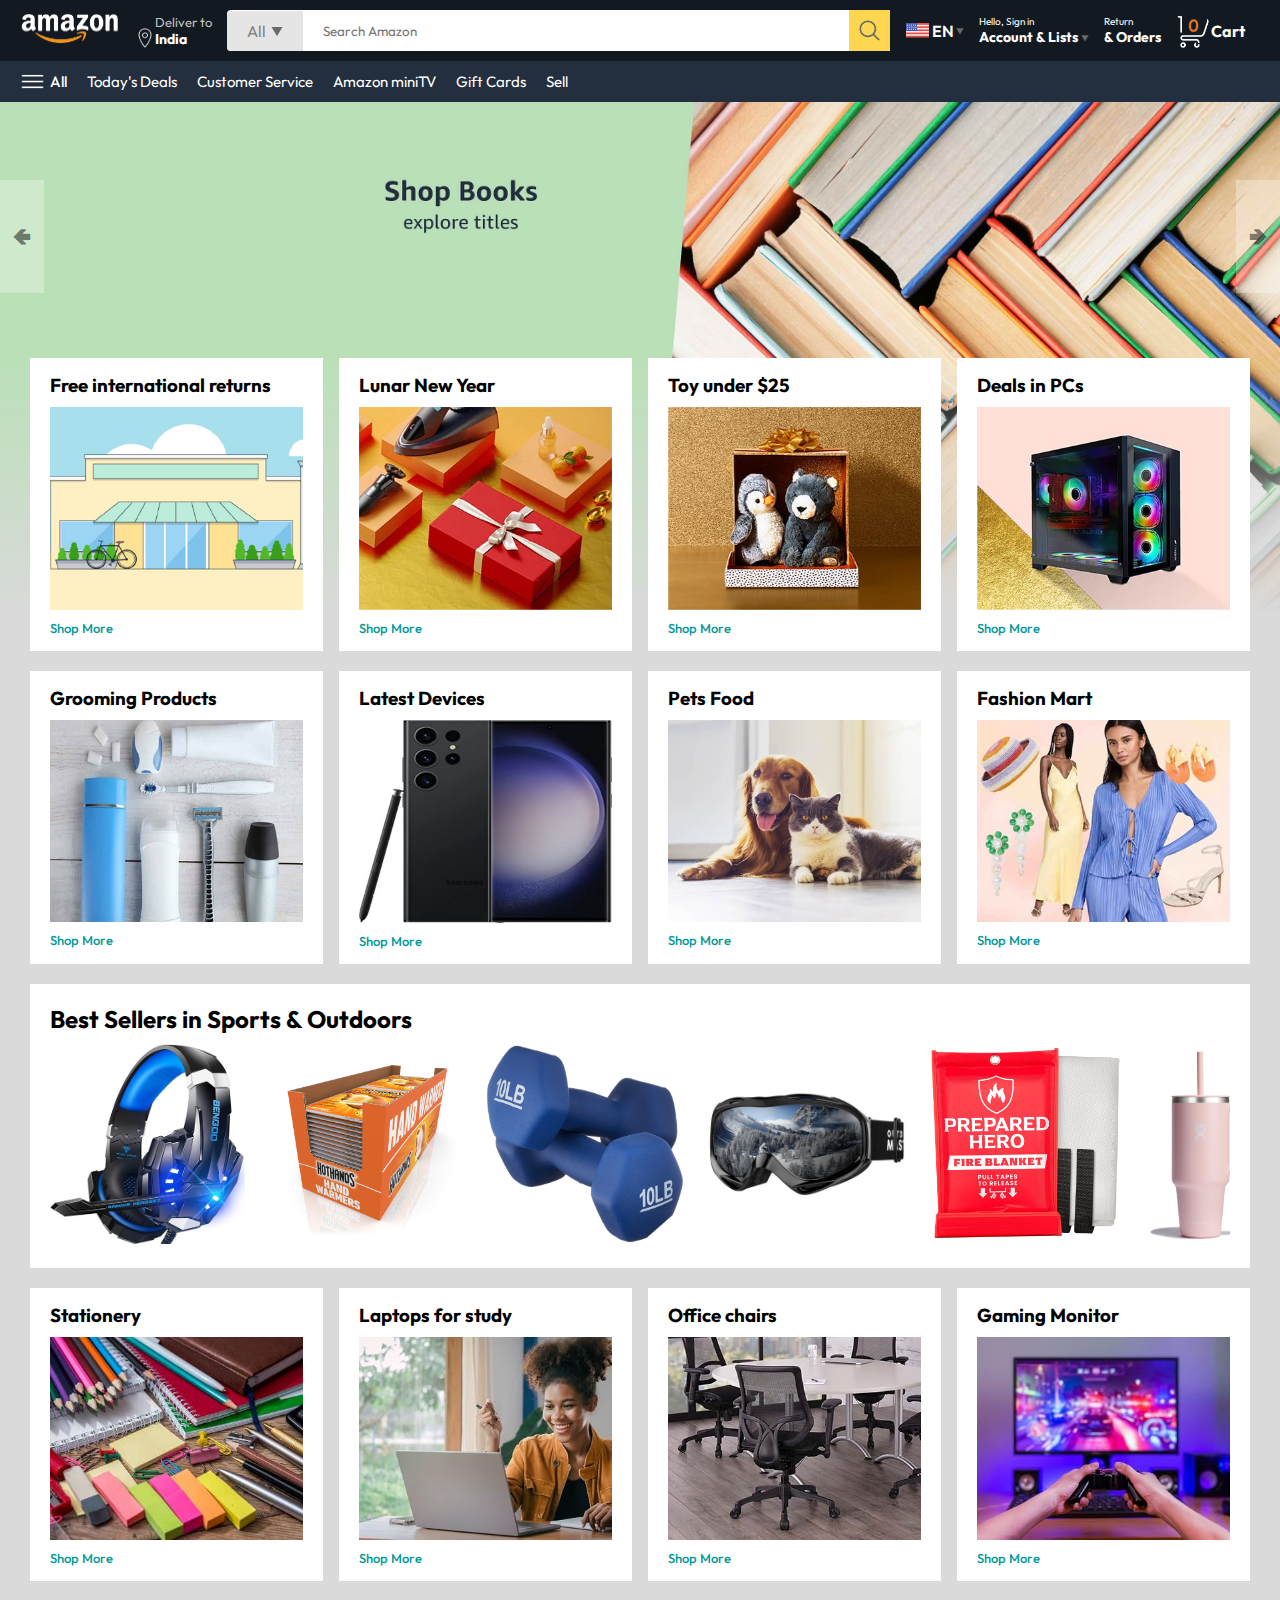
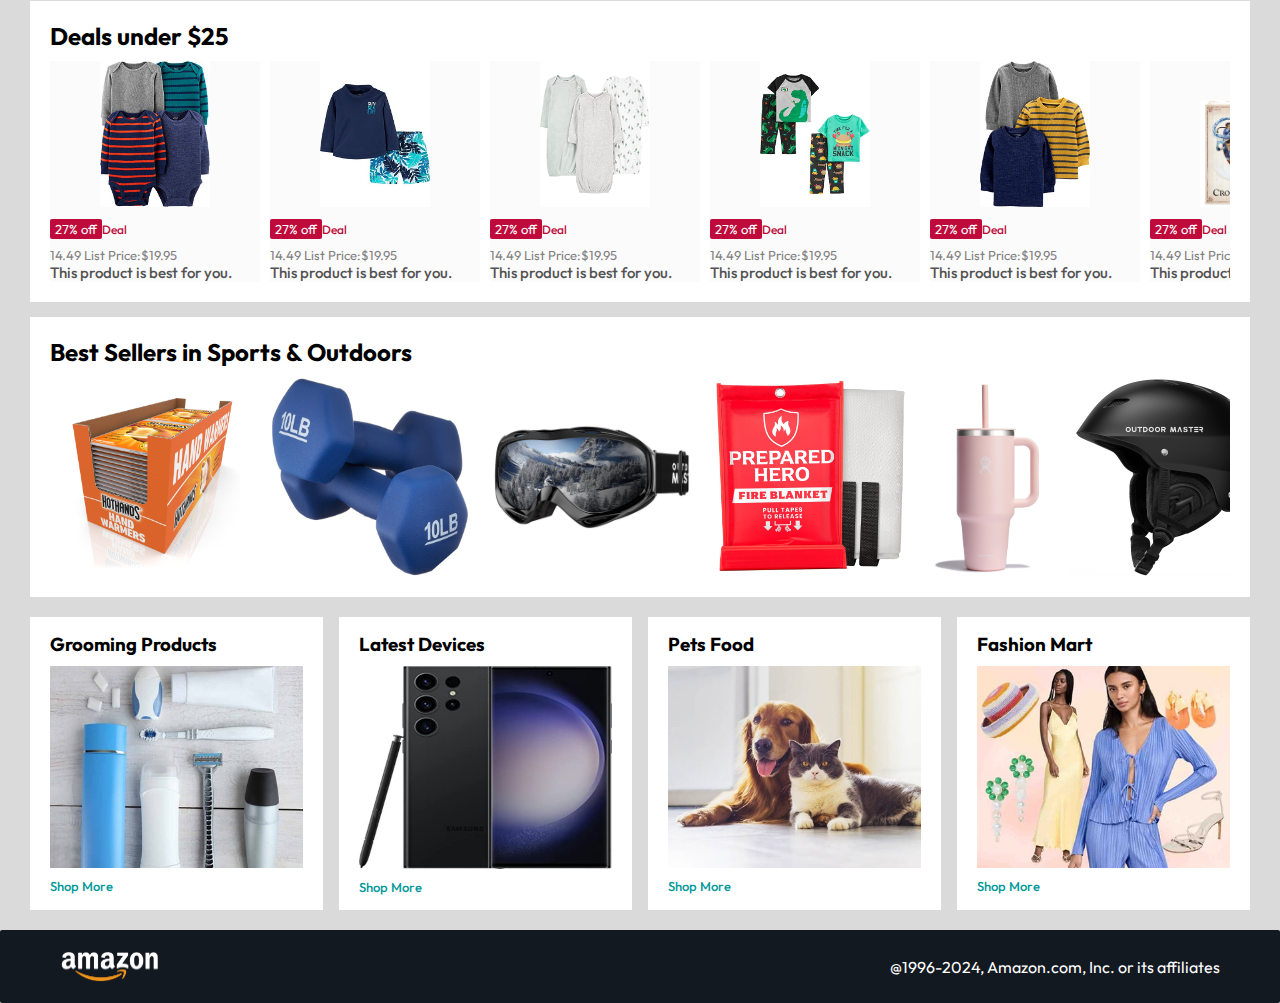
<file: Amazon/index.html>
<!DOCTYPE html>
<html lang="en">

<head>
    <meta charset="UTF-8">
    <meta name="viewport" content="width=device-width, initial-scale=1.0">
    <title>Amazon Clone</title>
    <link rel="stylesheet" href="index.css">
</head>

<body>
    <!-- Navigation Bar -->
    <nav>
        <a href="/"><img src="./asset/amazon_logo.png" width="100" alt=""></a>
        <div class="nav-country">
            <img src="asset\location_icon.png" height="20" alt="">
            <div>
                <p>Deliver to</p>
                <h1>India</h1>
            </div>
        </div>
        <div class="nav-search">
            <div class="nav-search-category">
                <p>All</p>
                <img src="asset\dropdown_icon.png" height="12" alt="">
            </div>
            <input type="text" class="nav-search-input" placeholder="Search Amazon">
            <img src="asset\search_icon.png" class="nav-search-icon" alt="">
        </div>
        <div class="nav-language">
            <img src="asset\us_flag.png" width="25px">
            <p>EN</p>
            <img src="asset\dropdown_icon.png" width="8px" alt="">
        </div>
        <div class="nav-text">
            <p><a href="./sign_in.html">Hello, Sign in</a></p>
            <h1>Account & Lists <img src="asset\dropdown_icon.png" width="8px" alt=""></h1>
        </div>
        <div class="nav-text">
            <p>Return</p>
            <h1>& Orders</h1>
        </div>
        <a href="/sign_in.html" class="mobile-user-icon" style="display: none;"><img src="asset\user.png" alt=""></a>
        <a href="./cart.html" class="nav-cart">
            <img src="./asset/cart_icon.png" width="35px" alt="">
            <h4>Cart</h4>
        </a>
    </nav>
    <!-- Navigation Bottom -->
    <div class="nav-bottom">
        <div><img src="asset\menu_icon.png" width="25px" alt="">
            <p>All</p>
        </div>
        <p>Today's Deals</p>
        <p>Customer Service</p>
        <p>Amazon miniTV</p>
        <p>Gift Cards</p>
        <p>Sell</p>
    </div>
    <!-- Header slider to slide the images -->
    <div class="header-slider">
        <a href="#" class="control_prev">&#129144</a>
        <a href="#" class="control_next">&#129146</a>
        <ul>
            <img src="asset\header1.jpg" class="header-img" alt="">
            <img src="asset\header2.jpg" class="header-img" alt="">
            <img src="asset\header3.jpg" class="header-img" alt="">
            <img src="asset\header4.jpg" class="header-img" alt="">
            <img src="asset\header5.jpg" class="header-img" alt="">
            <img src="asset\header6.jpg" class="header-img" alt="">
        </ul>
    </div>
    <!-- 4 product part 1 -->
    <div class="box-row header-box">
        <div class="box-col">
            <h3>Free international returns</h3>
            <img src="asset\box1-1.jpg" alt="">
            <a href="/">Shop More</a>
        </div>
        <div class="box-col">
            <h3>Lunar New Year</h3>
            <img src="asset\box1-2.jpg" alt="">
            <a href="/">Shop More</a>
        </div>
        <div class="box-col">
            <h3>Toy under $25</h3>
            <img src="asset\box1-3.jpg" alt="">
            <a href="/">Shop More</a>
        </div>
        <div class="box-col">
            <h3>Deals in PCs</h3>
            <img src="asset\box1-4.jpg" alt="">
            <a href="/">Shop More</a>
        </div>
    </div>
    <!-- 4 product part 2 -->
    <div class="box-row ">
        <div class="box-col">
            <h3>Grooming Products</h3>
            <img src="asset\box2-1.jpg" alt="">
            <a href="/">Shop More</a>
        </div>
        <div class="box-col">
            <h3>Latest Devices</h3>
            <img src="asset\box2-2.jpg" alt="">
            <a href="/">Shop More</a>
        </div>
        <div class="box-col">
            <h3>Pets Food</h3>
            <img src="asset\box2-3.jpg" alt="">
            <a href="/">Shop More</a>
        </div>
        <div class="box-col">
            <h3>Fashion Mart</h3>
            <img src="asset\box2-4.jpg" alt="">
            <a href="/">Shop More</a>
        </div>
    </div>
    <!-- product slider 10 -->
    <div class="products-slider">
        <h2>Best Sellers in Sports & Outdoors</h2>
        <div class="products">
            <a href="product.html"><img src="asset\product_img.jpg" alt=""></a>
            <img src="asset\product1-1.jpg" alt="">
            <img src="asset\product1-2.jpg" alt="">
            <img src="asset\product1-3.jpg" alt="">
            <img src="asset\product1-4.jpg" alt="">
            <img src="asset\product1-5.jpg" alt="">
            <img src="asset\product1-6.jpg" alt="">
            <img src="asset\product1-7.jpg" alt="">
            <img src="asset\product1-8.jpg" alt="">
            <img src="asset\product1-9.jpg" alt="">
            <img src="asset\product1-10.jpg" alt="">
        </div>
    </div>
    <!-- 4 product part 3 -->
    <div class="box-row ">
        <div class="box-col">
            <h3>Stationery</h3>
            <img src="asset\box3-1.jpg" alt="">
            <a href="/">Shop More</a>
        </div>
        <div class="box-col">
            <h3>Laptops for study</h3>
            <img src="asset\box3-2.jpg" alt="">
            <a href="/">Shop More</a>
        </div>
        <div class="box-col">
            <h3>Office chairs</h3>
            <img src="asset\box3-3.jpg" alt="">
            <a href="/">Shop More</a>
        </div>
        <div class="box-col">
            <h3>Gaming Monitor</h3>
            <img src="asset\box3-4.jpg" alt="">
            <a href="/">Shop More</a>
        </div>
    </div>
    <!-- product slider with price -->
    <div class="products-slider-with-price">
        <h2>Deals under $25</h2>
        <div class="products">
            <div class="product-card">
                <div class="product-img-container">
                    <img src="asset\product2-1.jpg" alt="">
                </div>
                <div class="product-offer">
                    <p>27% off</p><span>Deal</span>
                </div>
                <p class="product-price"><span>14.49</span> List Price:$19.95</p>
                <h4>This product is best for you.</h4>
            </div>
            <div class="product-card">
                <div class="product-img-container">
                    <img src="asset\product2-2.jpg" alt="">
                </div>
                <div class="product-offer">
                    <p>27% off</p><span>Deal</span>
                </div>
                <p class="product-price"><span>14.49</span> List Price:$19.95</p>
                <h4>This product is best for you.</h4>
            </div>
            <div class="product-card">
                <div class="product-img-container">
                    <img src="asset\product2-3.jpg" alt="">
                </div>
                <div class="product-offer">
                    <p>27% off</p><span>Deal</span>
                </div>
                <p class="product-price"><span>14.49</span> List Price:$19.95</p>
                <h4>This product is best for you.</h4>
            </div>
            <div class="product-card">
                <div class="product-img-container">
                    <img src="asset\product2-4.jpg" alt="">
                </div>
                <div class="product-offer">
                    <p>27% off</p><span>Deal</span>
                </div>
                <p class="product-price"><span>14.49</span> List Price:$19.95</p>
                <h4>This product is best for you.</h4>
            </div>
            <div class="product-card">
                <div class="product-img-container">
                    <img src="asset\product2-5.jpg" alt="">
                </div>
                <div class="product-offer">
                    <p>27% off</p><span>Deal</span>
                </div>
                <p class="product-price"><span>14.49</span> List Price:$19.95</p>
                <h4>This product is best for you.</h4>
            </div>
            <div class="product-card">
                <div class="product-img-container">
                    <img src="asset\product2-6.jpg" alt="">
                </div>
                <div class="product-offer">
                    <p>27% off</p><span>Deal</span>
                </div>
                <p class="product-price"><span>14.49</span> List Price:$19.95</p>
                <h4>This product is best for you.</h4>
            </div>
            <div class="product-card">
                <div class="product-img-container">
                    <img src="asset\product2-7.jpg" alt="">
                </div>
                <div class="product-offer">
                    <p>27% off</p><span>Deal</span>
                </div>
                <p class="product-price"><span>14.49</span> List Price:$19.95</p>
                <h4>This product is best for you.</h4>
            </div>
            <div class="product-card">
                <div class="product-img-container">
                    <img src="asset\product2-8.jpg" alt="">
                </div>
                <div class="product-offer">
                    <p>27% off</p><span>Deal</span>
                </div>
                <p class="product-price"><span>14.49</span> List Price:$19.95</p>
                <h4>This product is best for you.</h4>
            </div>
            <div class="product-card">
                <div class="product-img-container">
                    <img src="asset\product2-9.jpg" alt="">
                </div>
                <div class="product-offer">
                    <p>27% off</p><span>Deal</span>
                </div>
                <p class="product-price"><span>14.49</span> List Price:$19.95</p>
                <h4>This product is best for you.</h4>
            </div>
            <div class="product-card">
                <div class="product-img-container">
                    <img src="asset\product2-10.jpg" alt="">
                </div>
                <div class="product-offer">
                    <p>27% off</p><span>Deal</span>
                </div>
                <p class="product-price"><span>14.49</span> List Price:$19.95</p>
                <h4>This product is best for you.</h4>
            </div>
            <div class="product-card">
                <div class="product-img-container">
                    <img src="asset\product2-11.jpg" alt="">
                </div>
                <div class="product-offer">
                    <p>27% off</p><span>Deal</span>
                </div>
                <p class="product-price"><span>14.49</span> List Price:$19.95</p>
                <h4>This product is best for you.</h4>
            </div>
            <div class="product-card">
                <div class="product-img-container">
                    <img src="asset\product2-12.jpg" alt="">
                </div>
                <div class="product-offer">
                    <p>27% off</p><span>Deal</span>
                </div>
                <p class="product-price"><span>14.49</span> List Price:$19.95</p>
                <h4>This product is best for you.</h4>
            </div>
        </div>
    </div>
    <!-- product slider 10 -->
    <div class="products-slider">
        <h2>Best Sellers in Sports & Outdoors</h2>
        <div class="products">
            <img src="asset\product1-1.jpg" alt="">
            <img src="asset\product1-2.jpg" alt="">
            <img src="asset\product1-3.jpg" alt="">
            <img src="asset\product1-4.jpg" alt="">
            <img src="asset\product1-5.jpg" alt="">
            <img src="asset\product1-6.jpg" alt="">
            <img src="asset\product1-7.jpg" alt="">
            <img src="asset\product1-8.jpg" alt="">
            <img src="asset\product1-9.jpg" alt="">
            <img src="asset\product1-10.jpg" alt="">
        </div>
    </div>
    <!-- 4 product part 2 -->
    <div class="box-row ">
        <div class="box-col">
            <h3>Grooming Products</h3>
            <img src="asset\box2-1.jpg" alt="">
            <a href="/">Shop More</a>
        </div>
        <div class="box-col">
            <h3>Latest Devices</h3>
            <img src="asset\box2-2.jpg" alt="">
            <a href="/">Shop More</a>
        </div>
        <div class="box-col">
            <h3>Pets Food</h3>
            <img src="asset\box2-3.jpg" alt="">
            <a href="/">Shop More</a>
        </div>
        <div class="box-col">
            <h3>Fashion Mart</h3>
            <img src="asset\box2-4.jpg" alt="">
            <a href="/">Shop More</a>
        </div>
    </div>
    <footer>
        <img src="asset\amazon_logo.png" alt="" width="100">
        <p>@1996-2024, Amazon.com, Inc. or its affiliates</p>
    </footer>
    <script src="script.js"></script>
</body>

</html>
</file>
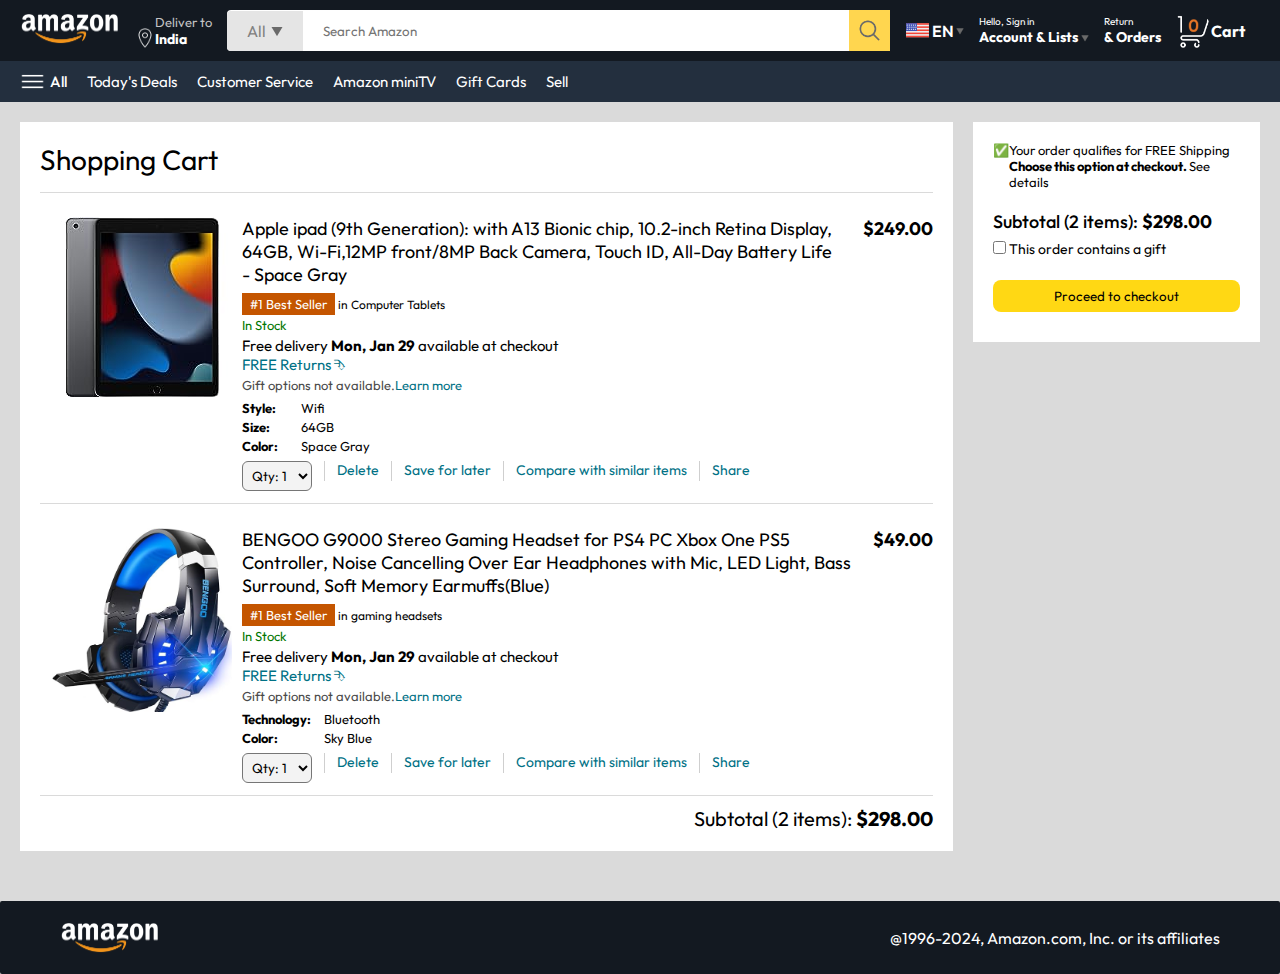
<file: Amazon/cart.html>
<!DOCTYPE html>
<html lang="en">

<head>
    <meta charset="UTF-8">
    <meta name="viewport" content="width=device-width, initial-scale=1.0">
    <title>Cart Details</title>
    <link rel="stylesheet" href="index.css">
    <link rel="stylesheet" href="cart.css">

</head>

<body>
    <!-- Navigation Bar -->
    <nav>
        <a href="/"><img src="./asset/amazon_logo.png" width="100" alt=""></a>
        <div class="nav-country">
            <img src="asset\location_icon.png" height="20" alt="">
            <div>
                <p>Deliver to</p>
                <h1>India</h1>
            </div>
        </div>
        <div class="nav-search">
            <div class="nav-search-category">
                <p>All</p>
                <img src="asset\dropdown_icon.png" height="12" alt="">
            </div>
            <input type="text" class="nav-search-input" placeholder="Search Amazon">
            <img src="asset\search_icon.png" class="nav-search-icon" alt="">
        </div>
        <div class="nav-language">
            <img src="asset\us_flag.png" width="25px">
            <p>EN</p>
            <img src="asset\dropdown_icon.png" width="8px" alt="">
        </div>
        <div class="nav-text">
            <p><a href="./sign_in.html">Hello, Sign in</a></p>
            <h1>Account & Lists <img src="asset\dropdown_icon.png" width="8px" alt=""></h1>
        </div>
        <div class="nav-text">
            <p>Return</p>
            <h1>& Orders</h1>
        </div>
        <a href="/sign_in.html" class="mobile-user-icon" style="display: none;"><img src="asset\user.png" alt=""></a>
        <a href="" class="nav-cart">
            <img src="./asset/cart_icon.png" width="35px" alt="">
            <h4>Cart</h4>
        </a>
    </nav>
    <!-- Navigation Bottom -->
    <div class="nav-bottom">
        <div><img src="asset\menu_icon.png" width="25px" alt="">
            <p>All</p>
        </div>
        <p>Today's Deals</p>
        <p>Customer Service</p>
        <p>Amazon miniTV</p>
        <p>Gift Cards</p>
        <p>Sell</p>
    </div>

    <div class="cart">
        <div class="cart-left">
            <h1>Shopping Cart</h1>
            <hr>
            <div class="product-cart-list">
                <img src="asset\ipad_img.jpg" alt="" width="180px">
                <div>
                    <div class="product-cart-titleprice">
                        <p>
                            Apple ipad (9th Generation): with A13 Bionic chip, 10.2-inch Retina Display, 64GB,
                            Wi-Fi,12MP front/8MP Back Camera, Touch ID, All-Day Battery Life - Space Gray
                        </p>
                        <p><b>$249.00</b></p>
                    </div>
                    <p class="product-cart-bestseller"><span> #1 Best Seller</span> in Computer Tablets</p>
                    <p class="product-cart-stock">In Stock</p>
                    <p class="product-cart-delivery">Free delivery <b>Mon, Jan 29</b> available at checkout</p>
                    <p class="product-cart-returns">FREE Returns &#11191</p>
                    <p class="product-cart-gifts">Gift options not available.<span>Learn more</span></p>

                    <div class="product-cart-specs">
                        <p><b>Style:</b></p>
                        <p>Wifi</p>
                        <p><b>Size:</b></p>
                        <p>64GB</p>
                        <p><b>Color:</b></p>
                        <p>Space Gray</p>
                    </div>
                    <div class="cart-list-action">
                        <select>
                            <option value="1">Qty: 1</option>
                            <option value="2">Qty: 2</option>
                            <option value="3">Qty: 3</option>
                            <option value="4">Qty: 4</option>
                            <option value="5">Qty: 5</option>
                        </select>
                        <hr>
                        <p class="action-btn">Delete</p>
                        <hr>
                        <p class="action-btn">Save for later</p>
                        <hr>
                        <p class="action-btn">Compare with similar items</p>
                        <hr>
                        <p class="action-btn">Share</p>
                    </div>
                </div>
            </div>
            <hr>
            <div class="product-cart-list">
                <img src="asset\product_img.jpg" alt="" width="180px">
                <div>
                    <div class="product-cart-titleprice">
                        <p>
                            BENGOO G9000 Stereo Gaming Headset for PS4 PC Xbox One PS5 Controller, Noise Cancelling Over
                            Ear
                            Headphones with Mic, LED Light, Bass Surround, Soft Memory Earmuffs(Blue)
                        </p>
                        <p><b>$49.00</b></p>
                    </div>
                    <p class="product-cart-bestseller"><span> #1 Best Seller</span> in gaming headsets</p>
                    <p class="product-cart-stock">In Stock</p>
                    <p class="product-cart-delivery">Free delivery <b>Mon, Jan 29</b> available at checkout</p>
                    <p class="product-cart-returns">FREE Returns &#11191</p>
                    <p class="product-cart-gifts">Gift options not available.<span>Learn more</span></p>

                    <div class="product-cart-specs">
                        <p><b>Technology:</b></p>
                        <p>Bluetooth</p>
                        <p><b>Color:</b></p>
                        <p>Sky Blue</p>
                    </div>
                    <div class="cart-list-action">
                        <select>
                            <option value="1">Qty: 1</option>
                            <option value="2">Qty: 2</option>
                            <option value="3">Qty: 3</option>
                            <option value="4">Qty: 4</option>
                            <option value="5">Qty: 5</option>
                        </select>
                        <hr>
                        <p class="action-btn">Delete</p>
                        <hr>
                        <p class="action-btn">Save for later</p>
                        <hr>
                        <p class="action-btn">Compare with similar items</p>
                        <hr>
                        <p class="action-btn">Share</p>
                    </div>
                </div>
            </div>
            <hr>
            <div class="cart-list-subtotal">
                Subtotal (2 items): <b>$298.00</b>
            </div>
        </div>

        <div class="cart-right">
            <div class="cart-free-delivery">
                <p>&#x2705</p>
                <p>Your order qualifies for FREE Shipping <b>Choose this option at checkout. </b>See details</p>
            </div>
            <p class="cart-subtotal"> Subtotal (2 items): <b>$298.00</b></p>
            <p class="cart-right-gift"><input type="checkbox"> This order contains a gift</p>
            <button>Proceed to checkout</button>
        </div>
    </div>
    </div>
    <footer class="footer-cart">
        <img src="asset\amazon_logo.png" alt="" width="100">
        <p>@1996-2024, Amazon.com, Inc. or its affiliates</p>
    </footer>
</body>

</html>
</file>
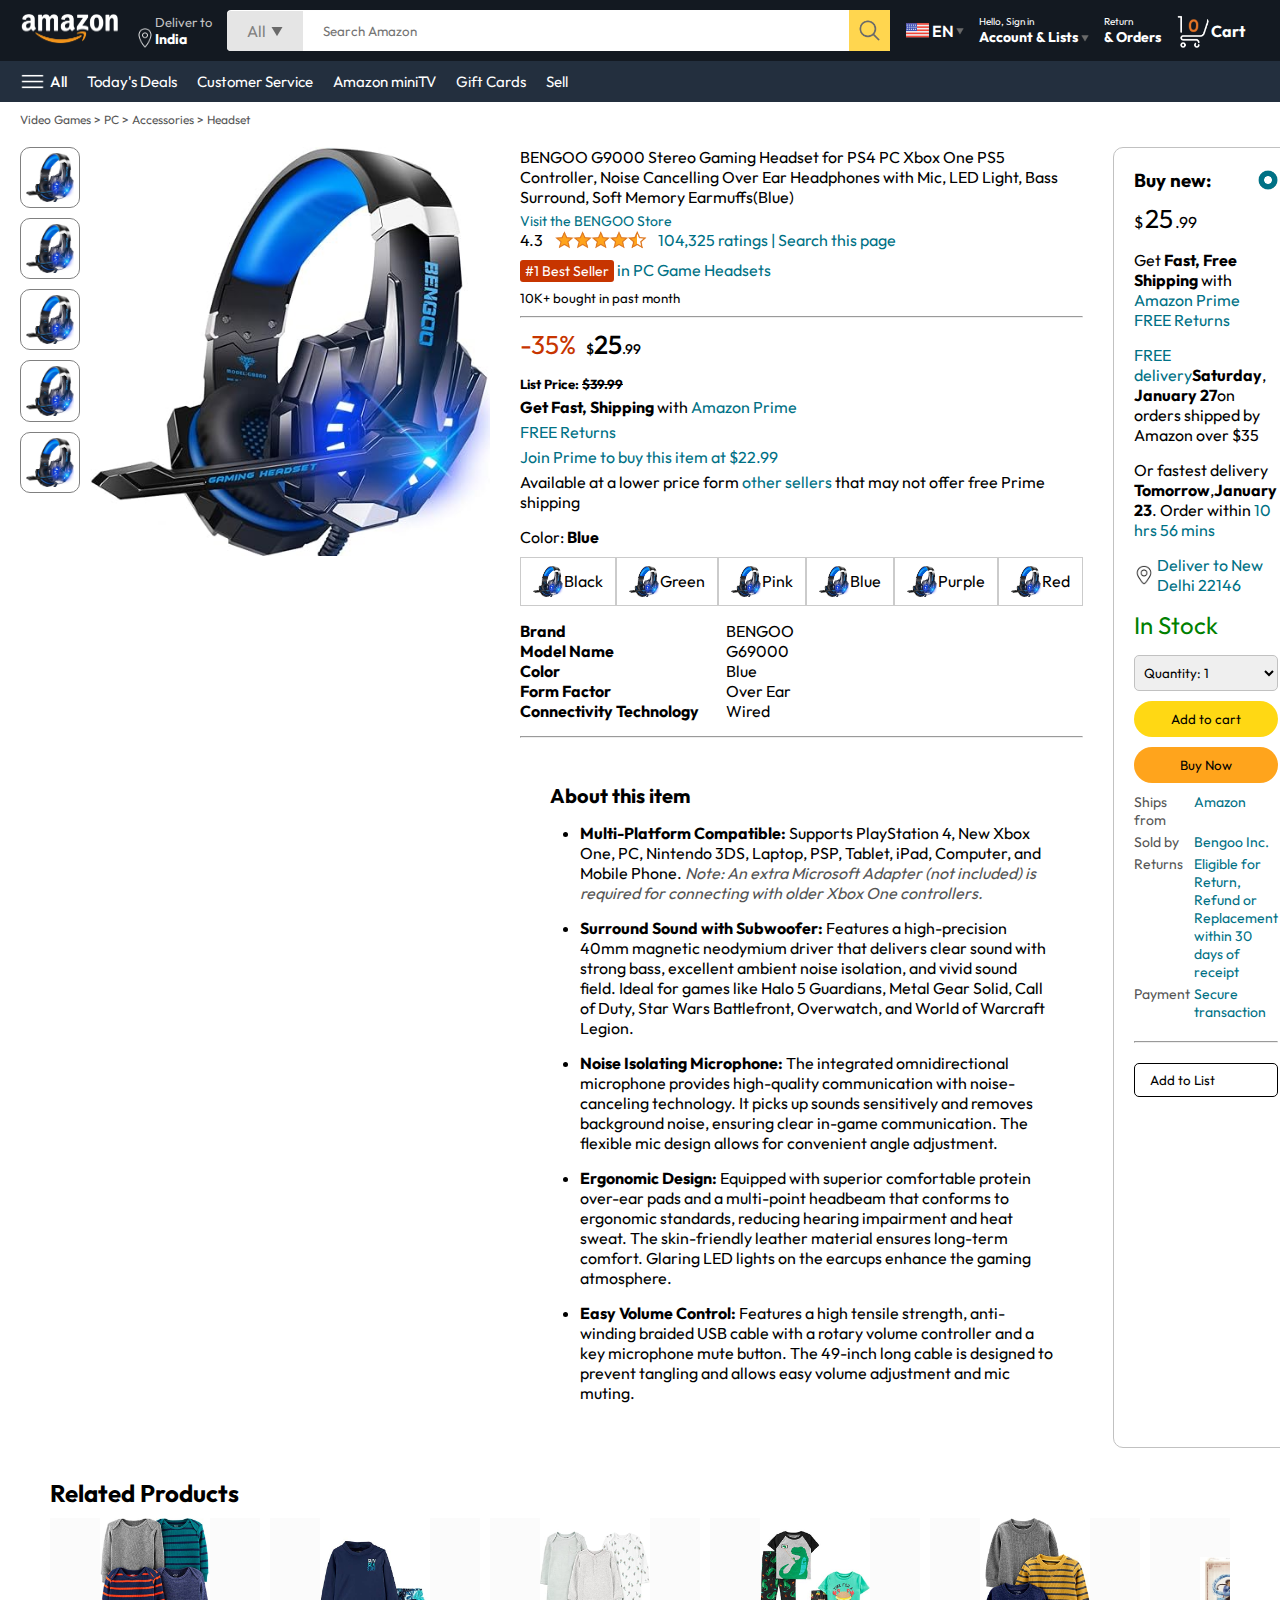
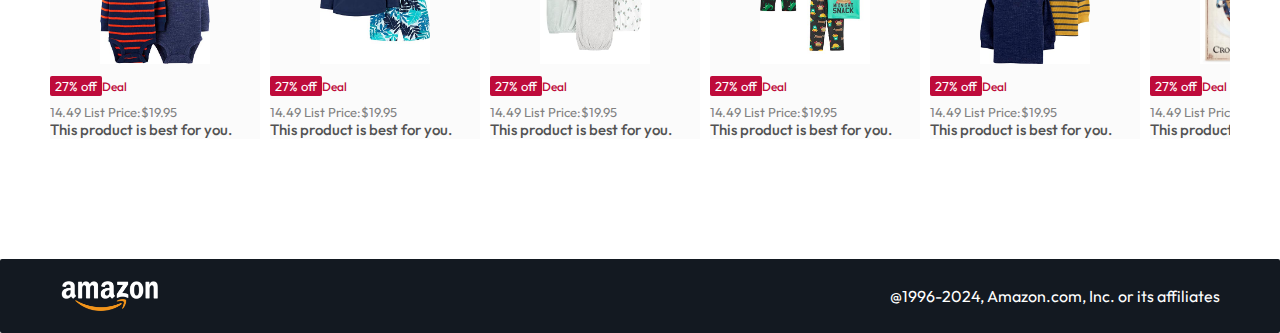
<file: Amazon/product.html>
<!DOCTYPE html>
<html lang="en">

<head>
    <meta charset="UTF-8">
    <meta name="viewport" content="width=device-width, initial-scale=1.0">
    <title>Product Page</title>
    <link rel="stylesheet" href="index.css">
    <link rel="stylesheet" href="product.css">
</head>

<body>
    <!-- Navigation Bar -->
    <nav>
        <a href="/"><img src="./asset/amazon_logo.png" width="100" alt=""></a>
        <div class="nav-country">
            <img src="asset\location_icon.png" height="20" alt="">
            <div>
                <p>Deliver to</p>
                <h1>India</h1>
            </div>
        </div>
        <div class="nav-search">
            <div class="nav-search-category">
                <p>All</p>
                <img src="asset\dropdown_icon.png" height="12" alt="">
            </div>
            <input type="text" class="nav-search-input" placeholder="Search Amazon">
            <img src="asset\search_icon.png" class="nav-search-icon" alt="">
        </div>
        <div class="nav-language">
            <img src="asset\us_flag.png" width="25px">
            <p>EN</p>
            <img src="asset\dropdown_icon.png" width="8px" alt="">
        </div>
        <div class="nav-text">
            <p><a href="./sign_in.html">Hello, Sign in</a></p>
            <h1>Account & Lists <img src="asset\dropdown_icon.png" width="8px" alt=""></h1>
        </div>
        <div class="nav-text">
            <p>Return</p>
            <h1>& Orders</h1>
        </div>
        <a href="/sign_in.html" class="mobile-user-icon" style="display: none;"><img src="asset\user.png" alt=""></a>
        <a href="./cart.html" class="nav-cart">
            <img src="./asset/cart_icon.png" width="35px" alt="">
            <h4>Cart</h4>
        </a>
    </nav>
    <!-- Navigation Bottom -->
    <div class="nav-bottom">
        <div><img src="asset\menu_icon.png" width="25px" alt="">
            <p>All</p>
        </div>
        <p>Today's Deals</p>
        <p>Customer Service</p>
        <p>Amazon miniTV</p>
        <p>Gift Cards</p>
        <p>Sell</p>
    </div>
    <p class="breadcrum">Video Games > PC > Accessories > Headset</p>

    <div class="product-display">
        <div class="product-d-image">
            <div class="product-icons">
                <img src="asset\product_img.jpg" alt="" width="60">
                <img src="asset\product_img.jpg" alt="" width="60">
                <img src="asset\product_img.jpg" alt="" width="60">
                <img src="asset\product_img.jpg" alt="" width="60">
                <img src="asset\product_img.jpg" alt="" width="60">
            </div>
            <div class="product-main-image">
                <img src="asset\product_img.jpg" alt="" width="400">
            </div>
        </div>
        <div class="product-d-details">
            <p class="product-title">
                BENGOO G9000 Stereo Gaming Headset for PS4 PC Xbox One PS5 Controller, Noise Cancelling Over Ear
                Headphones with Mic, LED Light, Bass Surround, Soft Memory Earmuffs(Blue)
            </p>
            <p class="brand-store">Visit the BENGOO Store</p>
            <div class="product-rating">
                <div>
                    <div>4.3 <img src="asset\rating_img.png" alt="" height="20px"></div>
                    <p>104,325 ratings | Search this page</p>
                </div>
                <p><span>#1 Best Seller</span> in PC Game Headsets</p>
                <h5>10K+ bought in past month</h5>
                <hr>
            </div>
            <div class="product-d-price">
                <div>
                    <p>-35%</p>
                    <h1>$<span>25</span>.99</h1>
                </div>
                <h5>List Price: <span>$39.99</span></h5>
                <p><b>Get Fast, Shipping </b>with <span>Amazon Prime</span></p>
                <p><span>FREE Returns</span></p>
                <p><span>Join Prime to buy this item at $22.99</span></p>
                <P>Available at a lower price form <span> other sellers</span> that may not offer free Prime shipping
                </P>
            </div>
            <div class="product-color-selection">
                <p>Color: <b>Blue</b></p>
                <div class="product-color-options">
                    <div class="option">
                        <img src="asset\product_img.jpg" alt="" width="30px">
                        <p>Black</p>
                    </div>
                    <div class="option">
                        <img src="asset\product_img.jpg" alt="" width="30px">
                        <p>Green</p>
                    </div>
                    <div class="option">
                        <img src="asset\product_img.jpg" alt="" width="30px">
                        <p>Pink</p>
                    </div>
                    <div class="option">
                        <img src="asset\product_img.jpg" alt="" width="30px">
                        <p>Blue</p>
                    </div>
                    <div class="option">
                        <img src="asset\product_img.jpg" alt="" width="30px">
                        <p>Purple</p>
                    </div>
                    <div class="option">
                        <img src="asset\product_img.jpg" alt="" width="30px">
                        <p>Red</p>
                    </div>
                </div>
            </div>
            <div class="product-info">
                <p><b>Brand</b></p>
                <p>BENGOO</p>
                <p><b>Model Name</b></p>
                <p>G69000</p>
                <p><b>Color</b></p>
                <p>Blue</p>
                <p><b>Form Factor</b></p>
                <p>Over Ear</p>
                <p><b>Connectivity Technology</b></p>
                <p>Wired</p>
            </div>
            <hr>
            <div class="product-description">
                <h1>About this item</h1>
                <ul>
                    <li>
                        <strong>Multi-Platform Compatible:</strong> Supports PlayStation 4, New Xbox One, PC, Nintendo
                        3DS, Laptop, PSP, Tablet, iPad, Computer, and Mobile Phone.
                        <em>Note: An extra Microsoft Adapter (not included) is required for connecting with older Xbox
                            One controllers.</em>
                    </li>
                    <li>
                        <strong>Surround Sound with Subwoofer:</strong> Features a high-precision 40mm magnetic
                        neodymium driver that delivers clear sound with strong bass, excellent ambient noise isolation,
                        and vivid sound field.
                        Ideal for games like Halo 5 Guardians, Metal Gear Solid, Call of Duty, Star Wars Battlefront,
                        Overwatch, and World of Warcraft Legion.
                    </li>
                    <li>
                        <strong>Noise Isolating Microphone:</strong> The integrated omnidirectional microphone provides
                        high-quality communication with noise-canceling technology. It picks up sounds sensitively and
                        removes background noise, ensuring clear in-game communication.
                        The flexible mic design allows for convenient angle adjustment.
                    </li>
                    <li>
                        <strong>Ergonomic Design:</strong> Equipped with superior comfortable protein over-ear pads and
                        a multi-point headbeam that conforms to ergonomic standards, reducing hearing impairment and
                        heat sweat.
                        The skin-friendly leather material ensures long-term comfort. Glaring LED lights on the earcups
                        enhance the gaming atmosphere.
                    </li>
                    <li>
                        <strong>Easy Volume Control:</strong> Features a high tensile strength, anti-winding braided USB
                        cable with a rotary volume controller and a key microphone mute button.
                        The 49-inch long cable is designed to prevent tangling and allows easy volume adjustment and mic
                        muting.
                    </li>
                </ul>
            </div>
        </div>
        <div class="product-d-purchase">
            <div class="title">
                <h3>Buy new:</h3>
                <img src="asset\circle_icon.png" alt="" width="20px">
            </div>
            <h1 class="price">$<span>25</span>.99</h1>
            <div class="gap">
                <p>Get <b>Fast, Free Shipping </b>with <span>Amazon Prime</span></p>
                <p><span>FREE Returns</span></p>
            </div>
            <div class="gap">
                <p><span>FREE delivery</span><b>Saturday</b>,</p>
                <p><b>January 27</b>on orders shipped by Amazon over $35</p>
            </div>
            <div class="gap">
                <p>Or fastest delivery <b>Tomorrow</b>,<b>January 23</b>. Order within <span>10 hrs 56 mins</span></p>
            </div>
            <div class="delivery-location">
                <img src="asset\location_icon_dark.png" alt="" width="20px">
                <p><span>Deliver to New Delhi 22146</span></p>
            </div>
            <h2 class="product-stock">In Stock</h2>
            <select class="product-quality">
                <option value="1">Quantity: 1</option>
                <option value="2">Quantity: 2</option>
                <option value="3">Quantity: 3</option>
            </select>
            <button class="btn">Add to cart</button>
            <button class="btn product-buy">Buy Now</button>
            <div class="product-seller-info">
                <p>Ships from</p>
                <p><span>Amazon</span></p>
                <p>Sold by</p>
                <p><span>Bengoo Inc.</span></p>
                <p>Returns</p>
                <p><span>Eligible for Return, Refund or Replacement within 30 days of receipt</span></p>
                <p>Payment</p>
                <p><span>Secure transaction</span></p>
            </div>
            <hr>
            <button class="product-add-list">Add to List</button>

        </div>
    </div>
    <div class="products-slider-with-price">
        <h2>Related Products</h2>
        <div class="products">
            <div class="product-card">
                <div class="product-img-container">
                    <img src="asset\product2-1.jpg" alt="">
                </div>
                <div class="product-offer">
                    <p>27% off</p><span>Deal</span>
                </div>
                <p class="product-price"><span>14.49</span> List Price:$19.95</p>
                <h4>This product is best for you.</h4>
            </div>
            <div class="product-card">
                <div class="product-img-container">
                    <img src="asset\product2-2.jpg" alt="">
                </div>
                <div class="product-offer">
                    <p>27% off</p><span>Deal</span>
                </div>
                <p class="product-price"><span>14.49</span> List Price:$19.95</p>
                <h4>This product is best for you.</h4>
            </div>
            <div class="product-card">
                <div class="product-img-container">
                    <img src="asset\product2-3.jpg" alt="">
                </div>
                <div class="product-offer">
                    <p>27% off</p><span>Deal</span>
                </div>
                <p class="product-price"><span>14.49</span> List Price:$19.95</p>
                <h4>This product is best for you.</h4>
            </div>
            <div class="product-card">
                <div class="product-img-container">
                    <img src="asset\product2-4.jpg" alt="">
                </div>
                <div class="product-offer">
                    <p>27% off</p><span>Deal</span>
                </div>
                <p class="product-price"><span>14.49</span> List Price:$19.95</p>
                <h4>This product is best for you.</h4>
            </div>
            <div class="product-card">
                <div class="product-img-container">
                    <img src="asset\product2-5.jpg" alt="">
                </div>
                <div class="product-offer">
                    <p>27% off</p><span>Deal</span>
                </div>
                <p class="product-price"><span>14.49</span> List Price:$19.95</p>
                <h4>This product is best for you.</h4>
            </div>
            <div class="product-card">
                <div class="product-img-container">
                    <img src="asset\product2-6.jpg" alt="">
                </div>
                <div class="product-offer">
                    <p>27% off</p><span>Deal</span>
                </div>
                <p class="product-price"><span>14.49</span> List Price:$19.95</p>
                <h4>This product is best for you.</h4>
            </div>
            <div class="product-card">
                <div class="product-img-container">
                    <img src="asset\product2-7.jpg" alt="">
                </div>
                <div class="product-offer">
                    <p>27% off</p><span>Deal</span>
                </div>
                <p class="product-price"><span>14.49</span> List Price:$19.95</p>
                <h4>This product is best for you.</h4>
            </div>
            <div class="product-card">
                <div class="product-img-container">
                    <img src="asset\product2-8.jpg" alt="">
                </div>
                <div class="product-offer">
                    <p>27% off</p><span>Deal</span>
                </div>
                <p class="product-price"><span>14.49</span> List Price:$19.95</p>
                <h4>This product is best for you.</h4>
            </div>
            <div class="product-card">
                <div class="product-img-container">
                    <img src="asset\product2-9.jpg" alt="">
                </div>
                <div class="product-offer">
                    <p>27% off</p><span>Deal</span>
                </div>
                <p class="product-price"><span>14.49</span> List Price:$19.95</p>
                <h4>This product is best for you.</h4>
            </div>
            <div class="product-card">
                <div class="product-img-container">
                    <img src="asset\product2-10.jpg" alt="">
                </div>
                <div class="product-offer">
                    <p>27% off</p><span>Deal</span>
                </div>
                <p class="product-price"><span>14.49</span> List Price:$19.95</p>
                <h4>This product is best for you.</h4>
            </div>
            <div class="product-card">
                <div class="product-img-container">
                    <img src="asset\product2-11.jpg" alt="">
                </div>
                <div class="product-offer">
                    <p>27% off</p><span>Deal</span>
                </div>
                <p class="product-price"><span>14.49</span> List Price:$19.95</p>
                <h4>This product is best for you.</h4>
            </div>
            <div class="product-card">
                <div class="product-img-container">
                    <img src="asset\product2-12.jpg" alt="">
                </div>
                <div class="product-offer">
                    <p>27% off</p><span>Deal</span>
                </div>
                <p class="product-price"><span>14.49</span> List Price:$19.95</p>
                <h4>This product is best for you.</h4>
            </div>
        </div>
    </div>
    <footer class="product-footer">
        <img src="asset\amazon_logo.png" alt="" width="100">
        <p>@1996-2024, Amazon.com, Inc. or its affiliates</p>
    </footer>

    <script>
        const scrollContainer = document.querySelectorAll('.products');
        for (const item of scrollContainer) {
            item.addEventListener('wheel', (evt) => {
                evt.preventDefault();
                item.scrollLeft += evt.deltaY;
            });
        }
    </script>
</body>

</html>
</file>
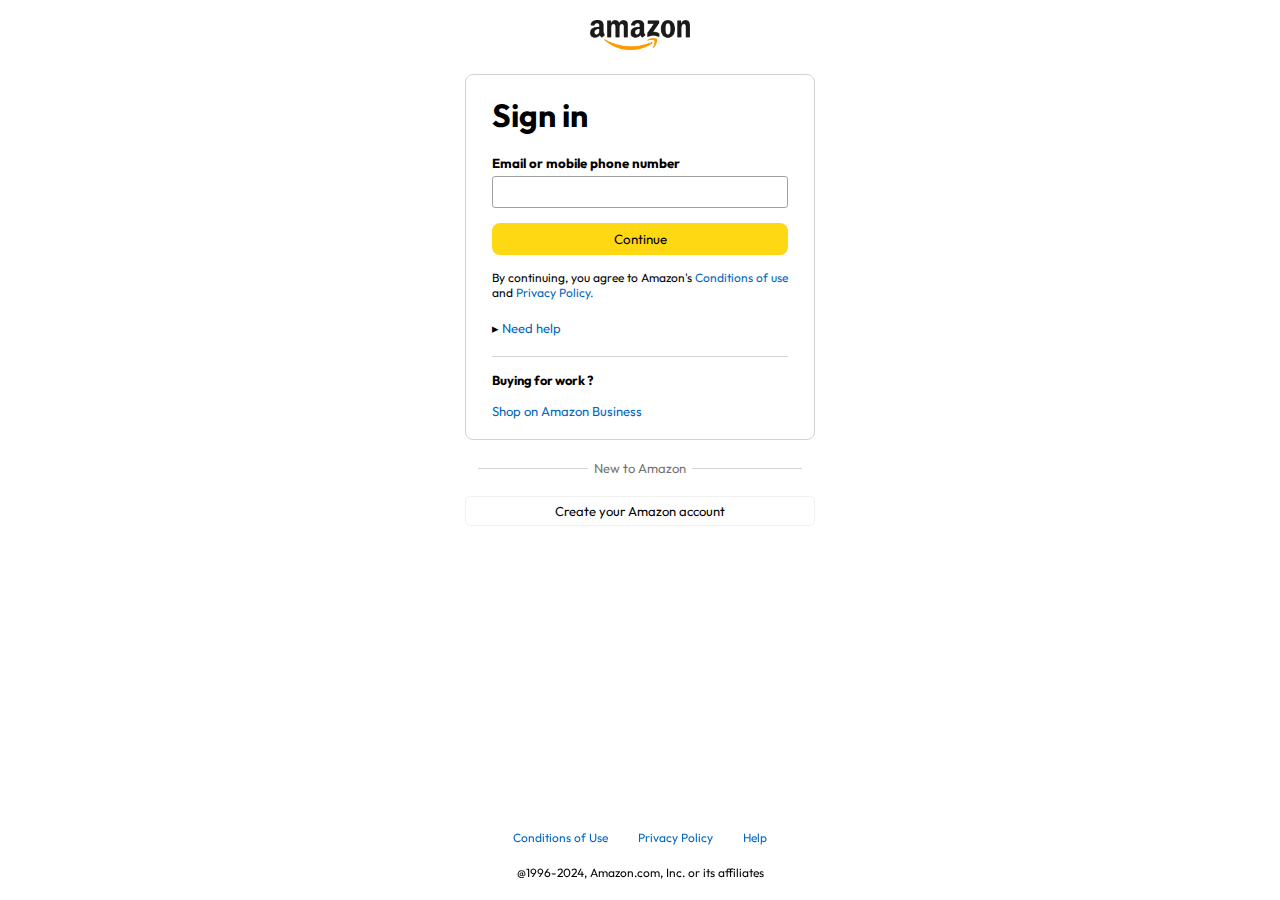
<file: Amazon/sign_in.html>
<!DOCTYPE html>
<html lang="en">

<head>
    <meta charset="UTF-8">
    <meta name="viewport" content="width=device-width, initial-scale=1.0">
    <title>Sign In</title>
    <link rel="stylesheet" href="sign_in.css">
</head>

<body>
    <a href="/"><img class="logo" src="asset\amazon_logo_dark.png" alt="" width="100px"></a>
    <div class="signin-container">
        <h1 class="sigin-title">Sign in</h1>
        <h5 class="input-lable">Email or mobile phone number</h5>
        <input type="text">
        <button>Continue</button>
        <p class="signin-condition">By continuing, you agree to Amazon's <span>Conditions of use</span> and <span>
                Privacy Policy.</span></p>
        <p class="signin-help">&#9656 <span>Need help</span></p>
        <hr>
        <h4>Buying for work ?</h4>
        <p class="signin-business"><span>Shop on Amazon Business</span></p>
    </div>
    <div class="signin-bottom">
        <hr>
        <p>New to Amazon</p>
        <hr>
    </div>
    <a href="./sign_up.html"> <button class="signin-signup-btn">Create your Amazon account</button></a>
    <footer>
        <div class="footer-links">
            <a href="#">Conditions of Use</a>
            <a href="#">Privacy Policy</a>
            <a href="#">Help</a>
        </div>
        <p class="footer-copyright">@1996-2024, Amazon.com, Inc. or its affiliates</p>
    </footer>
</body>


</html>
</file>
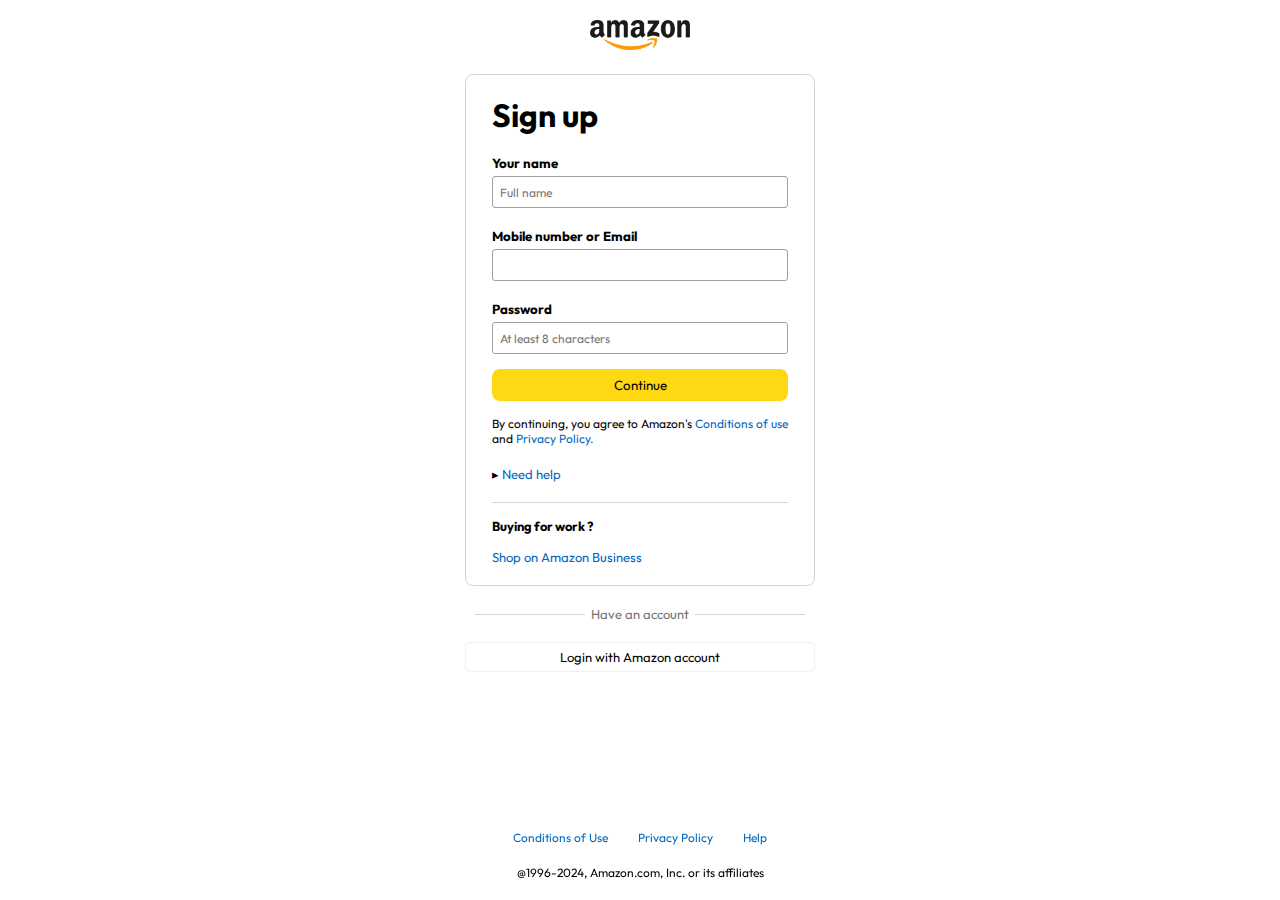
<file: Amazon/sign_up.html>
<!DOCTYPE html>
<html lang="en">

<head>
    <meta charset="UTF-8">
    <meta name="viewport" content="width=device-width, initial-scale=1.0">
    <title>Sign Up</title>
    <link rel="stylesheet" href="sign_in.css">
</head>

<body>
    <a href="/"><img class="logo" src="asset\amazon_logo_dark.png" alt="" width="100px"></a>
    <div class="signin-container">
        <h1 class="sigin-title">Sign up</h1>
        <h5 class="input-lable">Your name</h5>
        <input type="text" placeholder="Full name">
        <h5 class="input-lable">Mobile number or Email</h5>
        <input type="text">
        <h5 class="input-lable">Password</h5>
        <input type="password" placeholder="At least 8 characters">

        <button>Continue</button>
        <p class="signin-condition">By continuing, you agree to Amazon's <span>Conditions of use</span> and <span>
                Privacy Policy.</span></p>
        <p class="signin-help">&#9656 <span>Need help</span></p>
        <hr>
        <h4>Buying for work ?</h4>
        <p class="signin-business"><span>Shop on Amazon Business</span></p>
    </div>
    <div class="signin-bottom">
        <hr>
        <p>Have an account</p>
        <hr>
    </div>
    <a href="./sign_in.html"> <button class="signin-signup-btn">Login with Amazon account</button></a>
    <footer>
        <div class="footer-links">
            <a href="#">Conditions of Use</a>
            <a href="#">Privacy Policy</a>
            <a href="#">Help</a>
        </div>
        <p class="footer-copyright">@1996-2024, Amazon.com, Inc. or its affiliates</p>
    </footer>
</body>

</html>
</file>
<file: Amazon/index.css>
@import url('https://fonts.googleapis.com/css2?family=Outfit:wght@400;500;600;700;800&family=Poppins:wght@200;300;400;500;600;700&display=swap');

* {
    margin: 0;
    padding: 0;
    box-sizing: border-box;
    font-family: Outfit;
}

body {
    background: #dadada;
}

a {
    text-decoration: none;
    color: inherit;
}

nav {
    display: flex;
    align-items: center;
    justify-content: space-between;
    background: #131921;
    padding: 10px 20px;
    color: #fff;
}

.nav-country {
    display: flex;
    align-items: end;
    margin-left: 15px;
    font-size: 13px;
    color: #c4c4c4;
}

.nav-country h1 {
    color: #fff;
    font-size: 14px;
}

.nav-search {
    flex: 1;
    display: flex;
    align-items: center;
    background: #fff;
    max-width: 1000px;
    border-radius: 4px;
    margin-left: 15px;
    color: gray;
}

.nav-search-category {
    display: flex;
    padding: 10px 20px;
    align-items: center;
    gap: 5px;
    background: #e5e5e5;
    border-radius: 4px 0 0 4px;
}

.nav-search-input {
    border: none;
    outline: none;
    padding-left: 20px;
    width: 100%;
}

.nav-search-icon {
    max-width: 41px;
    padding: 8px;
    background: #ffd64f;
}

.nav-language {
    display: flex;
    align-items: center;
    gap: 2px;
    font-weight: 600;
    margin-left: 15px;
}

.nav-text {
    margin-left: 15px;
}

.nav-text p {
    font-size: 10px;
}

.nav-text h1 {
    font-size: 14px;
}

.nav-cart {
    display: flex;
    align-items: center;
    margin: 0px 15px;
}

.nav-bottom {
    display: flex;
    align-items: center;
    gap: 20px;
    padding: 8px 20px;
    background: #232f3e;
    color: #fff;
    font-size: 15px;
}

.nav-bottom div {
    display: flex;
    align-items: center;
    gap: 5px;
    font-weight: 500;
}

.header-slider ul {
    display: flex;
    overflow-y: hidden;
}

.header-img {
    max-width: 100%;
    mask-image: linear-gradient(to bottom, #000000 50%, transparent 100%);
}

.header-slider a {
    position: absolute;
    top: 20%;
    z-index: 1;
    padding: 5vh 1vw;
    background: #ffffff4f;
    color: #0000007b;
    text-decoration: none;
    font-weight: 600;
    font-size: 18px;
    cursor: pointer;
}

.control_next {
    right: 0;
}

.box-row {
    display: flex;
    flex-wrap: wrap;
    row-gap: 20px;
    justify-content: space-between;
    margin: 20px 30px;
}

.box-col {
    display: flex;
    flex-direction: column;
    gap: 10px;
    padding: 15px 20px;
    background: #fff;
    max-width: 24%;
    min-width: 200px;
    z-index: 1;
}

.box-col a {
    font-size: 13px;
    color: #009999;
    font-weight: 500;
}

.header-box {
    margin-top: -20vw;
}

.products-slider {
    background: #fff;
    margin: 0px 30px;
    padding: 20px;
    margin-bottom: 15px;
}

.products-slider .products {
    display: flex;
    overflow-x: auto;
    gap: 20px;
    margin-top: 10px;
}

.products-slider .products img {
    max-width: 200px;
    max-height: 200px;
}

.products-slider .products::-webkit-scrollbar {
    display: none;
}

.products-slider-with-price {
    background: #fff;
    margin: 0 30px;
    padding: 20px;
    margin-bottom: 15px;
}

.products-slider-with-price .products {
    display: flex;
    overflow-x: auto;
    gap: 10px;
    margin-top: 10px;
}

.products-slider-with-price .products::-webkit-scrollbar {
    display: none;
}

.product-card {
    display: flex;
    flex-direction: column;
    justify-content: end;
    min-width: 210px;
    background: #fbfbfb;
}

.product-card img {
    width: 110px;
    margin: 0 50px;
}

.product-offer p {
    background: #be0b3b;
    color: #fff;
    display: inline-block;
    padding: 2px 5px;
    border-radius: 2px;
    margin: 8px 0;
    font-size: 13px;
}

.product-offer span {
    color: #be0b3b;
    font-weight: 500;
    font-size: 12px;
}

.product-price {
    color: gray;
    font-size: 13px;
}

.product-card h4 {
    color: #525252;
    font-size: 15px;
    font-weight: 500;
}

footer {
    display: flex;
    justify-content: space-between;
    align-items: center;
    color: #fff;
    background: #131921;
    padding: 20px 60px;
    border-radius: 2px;

}

/*  Media Query  */
@media only screen and (max-width: 900px) {
    nav {
        flex-wrap: wrap;
    }

    .nav-search {
        order: 7;
        margin: 15px 0 5px;
        min-width: 300px;
    }

    .box-col {
        max-width: 48%;
    }
}

@media only screen and (max-width: 600px) {
    .nav-country {
        display: none;
    }

    .nav-language {
        display: none
    }

    .nav-text {
        display: none;
    }

    .nav-bottom {
        font-size: 13px;
        gap: 10px;
        overflow-x: scroll;
    }

    .nav-bottom::-webkit-scrollbar {
        display: none;
    }

    .nav-bottom p {
        text-wrap: nowrap;
    }

    .mobile-user-icon {
        display: flex !important;
        flex: 1;
        justify-content: flex-end;
    }

    .mobile-user-icon img {
        width: 25px;
    }

    .nav-cart h4 {
        display: none;
    }

    .nav-cart img {
        width: 25px;
    }

    .header-slider a {
        top: 24%;
        padding: 2vh 1vw;
        font-size: 15px;
    }

    .box-col {
        max-width: 100%;
        width: 100%;
    }

    footer {
        justify-self: center;
        flex-direction: column;
        font-size: 14px;
    }
}
</file>
<file: Amazon/cart.css>
.cart {
    display: flex;
    gap: 20px;
    margin: 20px;
}

.cart-left {
    background: white;
    padding: 20px;
}

.cart-left h1 {
    font-size: 28px;
    font-weight: 400;
    margin-bottom: 15px
}

.cart-left hr {
    border: none;
    height: 1px;
    background: #dadada;
}

.product-cart-list {
    display: flex;
    align-items: start;
    gap: 10px;
    padding: 24px 0 12px 12px;
}

.product-cart-titleprice {
    display: flex;
    gap: 20px;
    font-size: 18px;
}

.product-cart-bestseller {
    font-size: 12px;
    margin-top: 10px;
}

.product-cart-bestseller span {
    font-size: 13px;
    background: #c45500;
    color: #fff;
    padding: 3px 8px;
}

.product-cart-stock {
    font-size: 13px;
    color: #007600;
    margin: 5px 0 3px 0;
}

.product-cart-delivery {
    font-size: 15px;
}

.product-cart-returns {
    font-size: 15px;
    color: #007185;
    font-weight: 400;
}

.product-cart-gifts {
    font-size: 13px;
    color: #494949;
    margin: 3px 0;
}

.product-cart-gifts span {
    color: #007185;
}

.product-cart-specs {
    max-width: 150px;
    display: grid;
    grid-template-columns: auto auto;
    row-gap: 3px;
    font-size: 13px;
    margin: 7px 0;

}

.cart-list-action {
    display: flex;
    gap: 12px;
    font-size: 14px;
    color: #007185;
}

.cart-list-action hr {
    height: 20px;
    width: 1px;
    background: #cfcfcf;
}

.cart-list-action select {
    padding: 5px;
    border-radius: 6px;
    background: #f3f3f3;
}

.cart-list-subtotal {
    text-align: right;
    font-size: 20px;
    margin-top: 10px;
}

.cart-right {
    background: white;
    padding: 20px;
    max-height: 220px;
    min-width: 280px;
}

.cart-free-delivery {
    display: flex;
    font-size: 13px;
}

.cart-subtotal {
    margin-top: 20px;
    font-size: 18px;
    font-weight: 500;
}

.cart-right-gift {
    margin: 7px 0;
    font-size: 14px;
}

.cart-right button {
    width: 100%;
    height: 32px;
    margin: 15px 0;
    background: #ffd814;
    border: none;
    border-radius: 8px;
    cursor: pointer;
}

.cart-right button:hover {
    background: #ebc712;
}

.footer-cart {
    margin-top: 50px;
}

/*  Media Query  */
@media only screen and (max-width: 900px) {
    .cart {
        flex-wrap: wrap;
    }
}

@media only screen and (max-width: 600px) {
    .product-cart-list {
        padding: 24px 0;
    }

    .product-cart-list img {
        width: 80px;
    }

    .product-cart-titleprice {
        flex-wrap: wrap;
        font-size: 14px;

    }

    .product-cart-delivery {
        font-size: 13px;
    }

    .cart-list-action .action-btn:nth-last-child(1) {
        display: none;
    }

    .cart-list-action hr :nth-last-child(2) {
        display: none;
    }

    .cart-list-action .action-btn:nth-last-child(3) {
        display: none;
    }

    .cart-list-action hr :nth-last-child(4) {
        display: none;
    }

    .cart-right {
        min-width: 100%;
    }
}
</file>
<file: Amazon/product.css>
body {
    background: #fff;
}

* {
    margin: 0;
    padding: 0;
}

.breadcrum {
    padding: 10px 20px;
    font-size: 12px;
    color: #565656;
}

.product-display {
    min-height: 100%;
    padding: 10px 20px;
    display: flex;
}

.product-d-image {
    display: flex;
    gap: 10px;
}

.product-icons {
    display: flex;
    flex-direction: column;
    gap: 10px;
}

.product-icons img {
    border: 1px solid grey;
    border-radius: 10px;
    padding: 5px;

}

.product-d-details {
    margin: 0px 30px;
}

.brand-store {
    margin-top: 5px;
    color: #007185;
    font-size: 14px;
}

.product-rating {
    display: flex;
    flex-direction: column;
    gap: 10px;
}

.product-rating div {
    display: flex;
    align-items: center;
    gap: 10px;
}

.product-rating p {
    color: #007185;
}

.product-rating p span {
    color: #fff;
    background: #c73500;
    padding: 2px 5px;
    border-radius: 3px;
    font-size: 14px;
}

.product-rating h5 {
    font-weight: 400;
}

.product-d-price {
    display: flex;
    flex-direction: column;
    gap: 5px;
}

.product-d-price div {
    display: flex;
    align-items: center;
    gap: 10px;
    margin: 10px 0;
}

.product-d-price div p {
    font-size: 26px;
    color: #c73500;
}

.product-d-price div h1 {
    font-size: 14px;
    font-weight: 500;
}

.product-d-price div h1 span {
    font-size: 26px;
    font-weight: 500;
}

.product-d-price div h5 {
    color: #565656;
    font-weight: 400;
}

.product-d-price h5 span {
    text-decoration: line-through;
}

.product-d-price p span {
    color: #007185;
}

.product-color-selection {
    margin: 15px 0;
}

.product-color-options {
    display: flex;
    justify-content: space-between;
    margin-top: 10px;
}

.option {
    display: flex;
    align-items: center;
    padding: 8px 12px;
    border: 1px solid #cbcbcb;
    gap: 1px;
}

.product-info {
    display: grid;
    grid-template-columns: auto auto;
    max-width: 300px;
    margin-bottom: 15px;
}

.product-description {
    font-family: Arial, sans-serif;
    margin: 20px;
    padding: 10px;
}

.product-description h1 {
    font-size: 20px;
    margin: 15px 0;
}

.product-description ul {
    list-style-type: disc;
    padding-left: 30px;
}

.product-description li {
    margin-bottom: 15px;
}

.product-description strong {
    font-weight: bold;
}

.product-description em {
    font-style: italic;
    color: #555;
}

.product-d-purchase {
    width: 100%;
    max-width: 280px;
    border: 1px solid #c1c1c1;
    border-radius: 10px;
    padding: 20px;
}

.product-d-purchase .title {
    display: flex;
    justify-content: space-between;
    align-items: center;
}

.product-d-purchase .price {
    font-size: 16px;
    font-weight: 400;
    margin: 10px 0;
}

.product-d-purchase .price span {
    font-size: 26px;
    padding: 2px;
}

.product-d-purchase .gap {
    margin: 15px 0;
}

.product-d-purchase p span {
    color: #007185;
}

.delivery-location {
    display: flex;
    align-items: center;
    gap: 3px;
}

.product-stock {
    margin: 15px 0;
    color: green;
    font-weight: 400;
}

.product-quality {
    padding: 8px 5px;
    outline: none;
    width: 100%;
    border-radius: 5px;
    background: #efefef;
    border-color: #c1c1c1;
}

.product-d-purchase .btn {
    outline: none;
    border: none;
    background: #ffd814;
    width: 100%;
    padding: 10px 0;
    margin-top: 10px;
    border-radius: 50px;
    cursor: pointer;
}

.product-d-purchase .product-buy {
    background: #ffa41c;
}

.product-seller-info {
    display: grid;
    grid-template-columns: auto auto;
    gap: 4px;
    font-size: 14px;
    color: #565656;
    margin-top: 10px;
}

.product-seller-info span {
    color: #007185;
}

.product-d-purchase hr {
    margin: 20px 0;
}

.product-add-list {
    width: 100%;
    padding: 8px 15px;
    border-radius: 5px;
    border: 1px solid #000;
    text-align: start;
    background: white;
    cursor: pointer;
}

.product-footer {
    margin-top: 100px;
}

/* Media Query  */

@media only screen and (max-width: 900px) {
    .product-display {
        flex-wrap: wrap;
    }
}

@media only screen and (max-width: 600px) {
    .product-icons {
        display: none;
    }

    .product-main-image img {
        width: 100%;
        padding: 20px;
    }

    .option {
        padding: 6px 8px;
    }

    .option p {
        display: none;
    }
    .product-d-purchase{
        max-width: 90%;
        margin: 20px auto 10px;
    }
}
</file>
<file: Amazon/sign_in.css>
@import url('https://fonts.googleapis.com/css2?family=Outfit:wght@400;500;600;700;800&family=Poppins:wght@200;300;400;500;600;700&display=swap');

* {
    margin: 0;
    padding: 0;
    box-sizing: border-box;
    font-family: Outfit;
}

body {
    background: #fff;
    text-align: center;
    font-family: Outfit;
    min-height: 100vh;
}

.logo {
    margin-top: 20px;
}

.signin-container {
    max-width: 350px;
    border: 1px solid #d2d2d2;
    margin: auto;
    margin-top: 20px;
    padding: 20px 26px;
    border-radius: 8px;
    text-align: left;
}

.signin-title {
    font-size: 28px;
    font-weight: 400;
}

.input-lable {
    margin-top: 20px;

}

.signin-container input {
    width: 100%;
    height: 32px;
    margin-top: 5px;
    padding: 3px 7px;
    border-radius: 3px;
    border: 1px solid #a0a0a0;
    font-size: 12px;
}

.signin-container input:focus {
    outline: 3px solid #c2f2ff;
}

.signin-container button {
    width: 100%;
    height: 32px;
    margin: 15px 0;
    background: #ffd814;
    border: none;
    border-radius: 8px;
    cursor: pointer;
}

.signin-container button:hover {
    background: #ebc712;
}

.signin-condition {
    font-size: 12px;

}

.signin-container p span {
    color: #0066c0;
}

.signin-help {
    font-size: 13px;
    margin: 20px 0;
}

.signin-container hr {
    border: none;
    height: 1px;
    background: #d4d4d4;
}

.signin-container h4 {
    margin: 15px 0;
    font-size: 13px;
}

.signin-business {
    font-size: 13px;
}

.signin-bottom {
    width: 350px;
    font-size: 13px;
    margin: 20px auto;
    display: flex;
    color: #737373;
    align-items: center;
    justify-content: center;
    gap: 6px;

}

.signin-bottom hr {
    border: none;
    height: 1px;
    background: #d4d4d4;
    width: 110px;
}

.signin-signup-btn {
    width: 350px;
    height: 30px;
    font-size: 13px;
    background: #fff;
    border-radius: 5px;
    border: 1px solid #f1f1f1;
}

.signin-signup-btn:hover {
    background: #f1f1f1;
}

footer {
    width: 100%;
    height: auto;
    max-height: 200px;
    margin-top: 20px;
    padding: 20px 0;
    position: fixed;
    bottom: 0;
    font-size: 12px;
    background: linear-gradient(t bottom, #f4f4f4, #fff);
    border-radius: 2px solid #ededed;
}

footer .footer-links {
    display: flex;
    justify-content: center;
    gap: 30px;
    margin-bottom: 20px;
}

footer .footer-links a {
    text-decoration: none;
    color: #0066c0;
}
</file>
